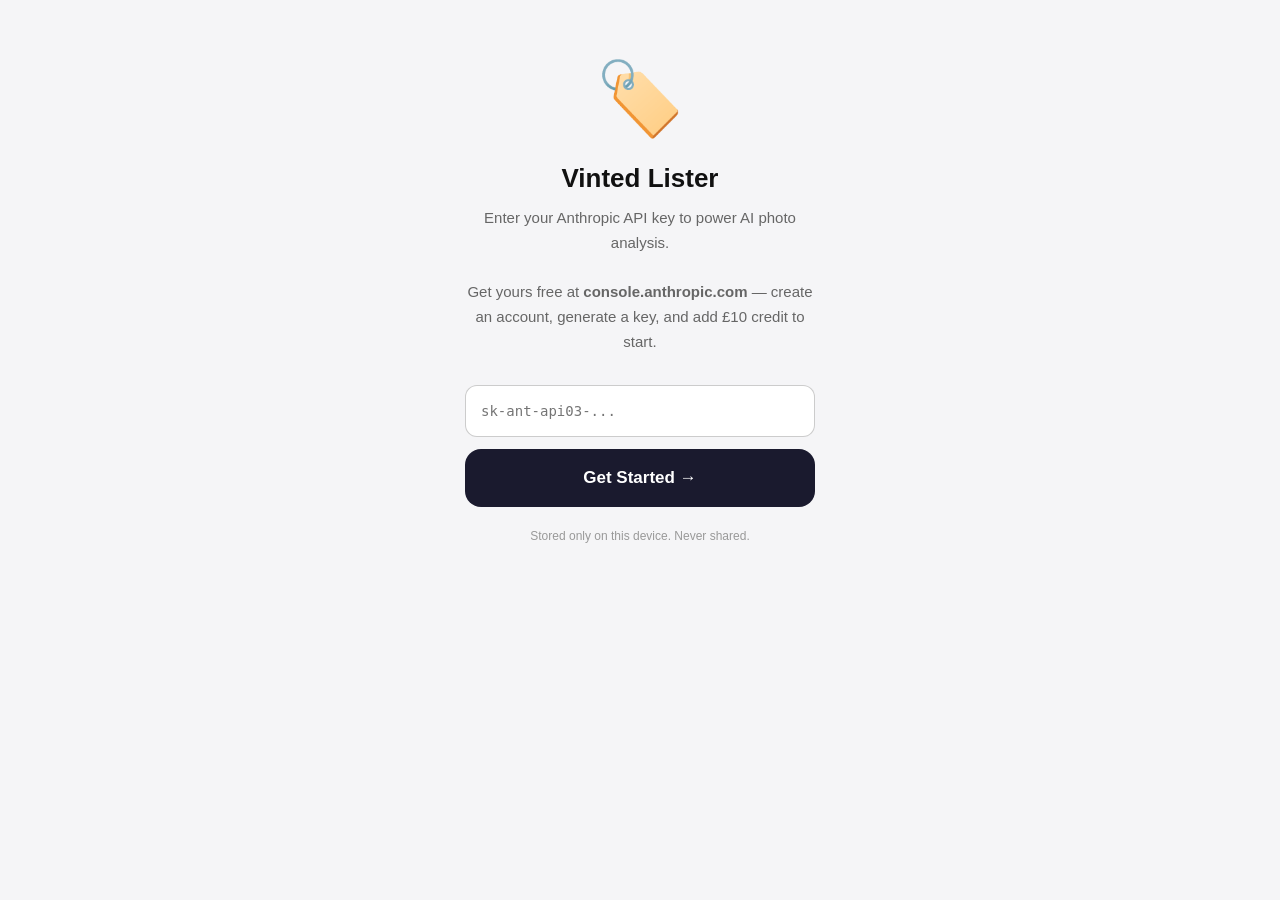
<file: code.html>
<!DOCTYPE html>

<html lang="en">
<head>
<meta charset="UTF-8">
<meta name="viewport" content="width=device-width, initial-scale=1.0, maximum-scale=1.0, user-scalable=no">
<meta name="apple-mobile-web-app-capable" content="yes">
<meta name="apple-mobile-web-app-status-bar-style" content="default">
<meta name="apple-mobile-web-app-title" content="Vinted Lister">
<title>Vinted Lister</title>
<style>
* { box-sizing: border-box; margin: 0; padding: 0; -webkit-tap-highlight-color: transparent; }
:root {
  --bg: #f5f5f7; --surface: #ffffff; --surface2: #f0f0f0;
  --text: #111111; --text2: #666666; --text3: #999999;
  --border: rgba(0,0,0,0.1); --border2: rgba(0,0,0,0.2);
  --navy: #1a1a2e; --teal: #0F6E56; --blue: #185FA5;
  --amber: #854F0B; --red: #A32D2D; --gray: #5F5E5A;
  --radius: 16px; --radius-sm: 12px;
}
@media (prefers-color-scheme: dark) {
  :root {
    --bg: #1c1c1e; --surface: #2c2c2e; --surface2: #3a3a3c;
    --text: #ffffff; --text2: #ababab; --text3: #6e6e73;
    --border: rgba(255,255,255,0.1); --border2: rgba(255,255,255,0.2);
  }
}
body { font-family: -apple-system, BlinkMacSystemFont, 'SF Pro Display', 'Segoe UI', sans-serif; background: var(--bg); min-height: 100vh; min-height: -webkit-fill-available; }
.app { max-width: 430px; margin: 0 auto; min-height: 100vh; background: var(--bg); position: relative; overflow-x: hidden; }
.screen { display: none; flex-direction: column; min-height: 100vh; }
.screen.active { display: flex; }
.header { background: var(--surface); padding: 52px 20px 14px; border-bottom: 0.5px solid var(--border); display: flex; align-items: center; gap: 12px; position: sticky; top: 0; z-index: 10; }
.header-back { width: 44px; height: 44px; border-radius: 50%; background: var(--surface2); border: none; cursor: pointer; display: flex; align-items: center; justify-content: center; font-size: 20px; flex-shrink: 0; color: var(--text); }
.header h1 { font-size: 20px; font-weight: 700; color: var(--text); }
.header-sub { font-size: 13px; color: var(--text2); margin-top: 1px; }
.content { flex: 1; padding: 16px; overflow-y: auto; -webkit-overflow-scrolling: touch; }
.btn { width: 100%; padding: 19px; border: none; border-radius: var(--radius); font-size: 17px; font-weight: 600; cursor: pointer; margin-bottom: 10px; transition: opacity 0.15s, transform 0.1s; display: flex; align-items: center; justify-content: center; gap: 8px; font-family: inherit; }
.btn:active { opacity: 0.8; transform: scale(0.98); }
.btn-primary { background: var(--navy); color: #fff; }
.btn-teal    { background: var(--teal); color: #fff; }
.btn-blue    { background: var(--blue); color: #fff; }
.btn-outline { background: var(--surface); color: var(--text); border: 1.5px solid var(--border2); }
.btn-danger  { background: var(--surface); color: var(--red); border: 1.5px solid var(--red); }
.btn:disabled { opacity: 0.4; cursor: not-allowed; transform: none; }
.btn-small { padding: 9px 14px; border-radius: 10px; border: 1px solid var(--border2); background: var(--surface2); font-size: 13px; cursor: pointer; color: var(--text2); font-family: inherit; }
.fab { position: fixed; bottom: 0; left: 50%; transform: translateX(-50%); width: 100%; max-width: 430px; padding: 12px 16px 32px; background: linear-gradient(to top, var(--bg) 80%, transparent); z-index: 20; }
.badge { display: inline-flex; align-items: center; gap: 5px; padding: 5px 11px; border-radius: 20px; font-size: 12px; font-weight: 700; }
.badge-photos   { background: #dbeafe; color: #1e40af; }
.badge-analysed { background: #dcfce7; color: #166534; }
.badge-listed   { background: #d1fae5; color: #065f46; }
.badge-sold     { background: #fef3c7; color: #92400e; }
.badge-archived { background: #f3f4f6; color: #374151; }
.filter-scroll { overflow-x: auto; display: flex; gap: 8px; padding: 14px 16px 2px; scrollbar-width: none; }
.filter-scroll::-webkit-scrollbar { display: none; }
.tab { padding: 8px 16px; border-radius: 20px; border: 1.5px solid var(--border2); background: var(--surface); font-size: 13px; font-weight: 600; cursor: pointer; white-space: nowrap; color: var(--text2); flex-shrink: 0; font-family: inherit; }
.tab.active { background: var(--navy); color: #fff; border-color: var(--navy); }
.storage-bar-wrap { margin: 10px 16px 0; background: var(--surface); border-radius: 10px; padding: 10px 14px; border: 0.5px solid var(--border); }
.storage-bar-label { display: flex; justify-content: space-between; font-size: 12px; color: var(--text3); margin-bottom: 6px; font-weight: 600; }
.storage-bar-track { height: 5px; background: var(--surface2); border-radius: 4px; overflow: hidden; }
.storage-bar-fill { height: 100%; border-radius: 4px; background: var(--teal); transition: width 0.4s; }
.storage-bar-fill.warn   { background: var(--amber); }
.storage-bar-fill.danger { background: var(--red); }
.item-card { background: var(--surface); border-radius: var(--radius); border: 0.5px solid var(--border); padding: 14px; margin-bottom: 10px; cursor: pointer; display: flex; gap: 14px; align-items: center; -webkit-user-select: none; }
.item-card:active { background: var(--surface2); }
.item-thumb { width: 68px; height: 68px; border-radius: 10px; background: var(--surface2); flex-shrink: 0; display: flex; align-items: center; justify-content: center; font-size: 28px; overflow: hidden; }
.item-thumb img { width: 100%; height: 100%; object-fit: cover; }
.item-info { flex: 1; min-width: 0; }
.item-title { font-size: 16px; font-weight: 600; color: var(--text); margin-bottom: 3px; white-space: nowrap; overflow: hidden; text-overflow: ellipsis; }
.item-meta  { font-size: 13px; color: var(--text2); margin-bottom: 7px; }
.chevron { color: var(--text3); font-size: 20px; }
.photo-grid { display: grid; grid-template-columns: 1fr 1fr; gap: 10px; margin-bottom: 16px; }
.photo-slot { aspect-ratio: 1; border-radius: var(--radius-sm); border: 2px dashed var(--border2); display: flex; flex-direction: column; align-items: center; justify-content: center; cursor: pointer; position: relative; overflow: hidden; background: var(--surface2); }
.photo-slot img { width: 100%; height: 100%; object-fit: cover; }
.photo-slot .slot-icon  { font-size: 30px; }
.photo-slot .slot-label { font-size: 12px; color: var(--text3); margin-top: 4px; font-weight: 500; }
.photo-slot .remove-btn { position: absolute; top: 7px; right: 7px; width: 28px; height: 28px; background: rgba(0,0,0,0.65); border-radius: 50%; border: none; color: #fff; font-size: 14px; cursor: pointer; display: flex; align-items: center; justify-content: center; z-index: 2; }
.section-title { font-size: 12px; font-weight: 700; color: var(--text3); text-transform: uppercase; letter-spacing: 0.8px; margin: 20px 0 10px; }
.field { background: var(--surface); border-radius: var(--radius-sm); border: 0.5px solid var(--border); padding: 13px 15px; margin-bottom: 8px; }
.field label { font-size: 12px; font-weight: 700; color: var(--text3); text-transform: uppercase; letter-spacing: 0.5px; display: block; margin-bottom: 5px; }
.field input, .field textarea, .field select { width: 100%; border: none; background: transparent; font-size: 16px; color: var(--text); outline: none; font-family: inherit; resize: none; -webkit-appearance: none; }
.field textarea { min-height: 90px; line-height: 1.5; }
.status-grid { display: grid; grid-template-columns: 1fr 1fr; gap: 8px; margin-bottom: 8px; }
.status-btn { padding: 15px 10px; border-radius: var(--radius-sm); border: 1.5px solid var(--border2); background: var(--surface); font-size: 14px; font-weight: 600; cursor: pointer; text-align: center; color: var(--text2); font-family: inherit; }
.status-btn.current { border-width: 2.5px; }
.sb-listed   { border-color: var(--teal);  color: var(--teal); }
.sb-sold     { border-color: var(--amber); color: var(--amber); }
.sb-archived { border-color: var(--gray);  color: var(--gray); }
.sb-photos   { border-color: var(--blue);  color: var(--blue); }
.sb-analysed { border-color: #166634;      color: #166634; }
.copy-card { background: var(--surface); border-radius: 20px; padding: 28px 22px; margin-bottom: 18px; border: 0.5px solid var(--border); }
.copy-label { font-size: 12px; font-weight: 700; color: var(--text3); text-transform: uppercase; letter-spacing: 0.8px; margin-bottom: 12px; }
.copy-value { font-size: 22px; font-weight: 600; color: var(--text); line-height: 1.35; }
.copy-value.long { font-size: 16px; line-height: 1.6; }
.dots { display: flex; gap: 7px; justify-content: center; margin-bottom: 22px; }
.dot { width: 8px; height: 8px; border-radius: 50%; background: var(--border2); transition: background 0.2s; }
.dot.active { background: var(--navy); }
.copied-msg { text-align: center; font-size: 14px; color: var(--teal); font-weight: 700; margin-bottom: 10px; opacity: 0; transition: opacity 0.25s; }
.modal-overlay { position: fixed; inset: 0; background: rgba(0,0,0,0.5); display: flex; align-items: flex-end; justify-content: center; z-index: 100; padding: 20px; }
.modal { background: var(--surface); border-radius: 20px; padding: 28px 20px 20px; width: 100%; max-width: 430px; }
.modal h3 { font-size: 20px; font-weight: 700; margin-bottom: 8px; color: var(--text); }
.modal p  { font-size: 15px; color: var(--text2); margin-bottom: 22px; line-height: 1.5; }
.spinner-wrap { display: flex; flex-direction: column; align-items: center; padding: 40px 20px; text-align: center; }
.spinner { width: 44px; height: 44px; border: 4px solid var(--border); border-top-color: var(--navy); border-radius: 50%; animation: spin 0.8s linear infinite; margin-bottom: 18px; }
@keyframes spin { to { transform: rotate(360deg); } }
.empty { text-align: center; padding: 70px 20px; }
.empty .icon { font-size: 56px; margin-bottom: 14px; }
.empty h2 { font-size: 20px; font-weight: 700; color: var(--text); margin-bottom: 8px; }
.empty p  { font-size: 15px; color: var(--text2); line-height: 1.5; }
.api-wrap  { padding: 40px 24px; display: flex; flex-direction: column; align-items: center; text-align: center; }
.api-icon  { font-size: 72px; margin-bottom: 22px; }
.api-title { font-size: 26px; font-weight: 800; color: var(--text); margin-bottom: 12px; }
.api-desc  { font-size: 15px; color: var(--text2); line-height: 1.65; margin-bottom: 30px; }
.api-input { width: 100%; padding: 17px 15px; border-radius: var(--radius-sm); border: 1.5px solid var(--border2); font-size: 14px; font-family: monospace; outline: none; background: var(--surface); color: var(--text); margin-bottom: 12px; }
.api-input:focus { border-color: var(--navy); }
.api-note  { font-size: 12px; color: var(--text3); margin-top: 10px; line-height: 1.5; }
input[type="file"] { display: none; }
</style>
</head>
<body>
<div class="app">

<!-- API KEY -->

<div class="screen active" id="screen-apikey">
  <div class="content">
    <div class="api-wrap">
      <div class="api-icon">🏷️</div>
      <div class="api-title">Vinted Lister</div>
      <div class="api-desc">Enter your Anthropic API key to power AI photo analysis.<br><br>Get yours free at <strong>console.anthropic.com</strong> — create an account, generate a key, and add £10 credit to start.</div>
      <input class="api-input" id="api-key-input" type="password" placeholder="sk-ant-api03-..." autocomplete="off" />
      <button class="btn btn-primary" onclick="saveApiKey()">Get Started →</button>
      <div class="api-note">Stored only on this device. Never shared.</div>
    </div>
  </div>
</div>

<!-- HOME -->

<div class="screen" id="screen-home">
  <div class="header">
    <div style="flex:1"><h1>Vinted Lister</h1></div>
    <button class="btn-small" onclick="showScreen('screen-apikey')">⚙️ API Key</button>
  </div>
  <div class="filter-scroll">
    <button class="tab active" onclick="setFilter('all',this)">All</button>
    <button class="tab" onclick="setFilter('photos',this)">📷 Photos</button>
    <button class="tab" onclick="setFilter('analysed',this)">🔍 Analysed</button>
    <button class="tab" onclick="setFilter('listed',this)">📋 Listed</button>
    <button class="tab" onclick="setFilter('sold',this)">✅ Sold</button>
    <button class="tab" onclick="setFilter('archived',this)">🗄️ Archived</button>
  </div>
  <div class="storage-bar-wrap">
    <div class="storage-bar-label"><span>Storage used</span><span id="storage-label">Calculating…</span></div>
    <div class="storage-bar-track"><div class="storage-bar-fill" id="storage-fill" style="width:0%"></div></div>
  </div>
  <div class="content" style="padding-bottom:100px;"><div id="item-list"></div></div>
  <div class="fab"><button class="btn btn-primary" onclick="startNewItem()" style="font-size:18px;font-weight:700;">＋ &nbsp;New Item</button></div>
</div>

<!-- ADD PHOTOS -->

<div class="screen" id="screen-addphotos">
  <div class="header">
    <button class="header-back" onclick="goHome()">←</button>
    <div><h1>Add Photos</h1><div class="header-sub">Tap each slot to add a photo</div></div>
  </div>
  <div class="content">
    <div class="photo-grid">
      <div class="photo-slot" id="slot-0" onclick="triggerPhoto(0)"><div class="slot-icon">📷</div><div class="slot-label">Photo 1</div></div>
      <div class="photo-slot" id="slot-1" onclick="triggerPhoto(1)"><div class="slot-icon">📷</div><div class="slot-label">Photo 2</div></div>
      <div class="photo-slot" id="slot-2" onclick="triggerPhoto(2)"><div class="slot-icon">＋</div><div class="slot-label">Photo 3</div></div>
      <div class="photo-slot" id="slot-3" onclick="triggerPhoto(3)"><div class="slot-icon">＋</div><div class="slot-label">Photo 4</div></div>
    </div>
    <div id="photo-msg" style="text-align:center;color:var(--text3);font-size:14px;margin-bottom:20px;font-weight:500;">Add at least 1 photo to continue</div>
    <input type="file" id="photo-input" accept="image/*" onchange="handlePhoto(event)" />
    <button class="btn btn-teal" id="save-photos-btn" onclick="savePhotos()" disabled>Save Photos →</button>
    <button class="btn btn-outline" onclick="goHome()">Cancel</button>
  </div>
</div>

<!-- ITEM DETAIL -->

<div class="screen" id="screen-detail">
  <div class="header">
    <button class="header-back" onclick="goHome()">←</button>
    <div style="flex:1;min-width:0;">
      <h1 id="detail-heading" style="white-space:nowrap;overflow:hidden;text-overflow:ellipsis;">Item</h1>
      <div id="detail-badge-wrap"></div>
    </div>
  </div>
  <div class="content" style="padding-bottom:30px;">
    <div class="section-title">Photos</div>
    <div class="photo-grid" id="detail-photos"></div>

```
<div id="state-photos">
  <button class="btn btn-primary" onclick="analyseItem()">🔍 &nbsp;Analyse with AI</button>
  <button class="btn btn-outline" onclick="openReplacePhotos()">Replace Photos</button>
</div>

<div id="state-analysed" style="display:none;">
  <div class="section-title">Listing Details</div>
  <div class="field"><label>Title</label><input id="f-title" type="text" oninput="markDirty()" /></div>
  <div class="field"><label>Category</label><input id="f-category" type="text" oninput="markDirty()" /></div>
  <div class="field"><label>Brand</label><input id="f-brand" type="text" oninput="markDirty()" /></div>
  <div class="field"><label>Condition</label>
    <select id="f-condition" onchange="markDirty()">
      <option>New with tags</option><option>Like new</option><option>Good</option><option>Fair</option><option>Poor</option>
    </select>
  </div>
  <div class="field"><label>Description</label><textarea id="f-description" oninput="markDirty()"></textarea></div>
  <div class="field"><label>Price (£)</label><input id="f-price" type="number" oninput="markDirty()" /></div>
  <button class="btn btn-outline" id="save-edits-btn" onclick="saveEdits()" style="display:none;">💾 &nbsp;Save Changes</button>
  <div class="section-title">Actions</div>
  <button class="btn btn-teal" onclick="downloadPhotos()">⬇️ &nbsp;Download Photos to Gallery</button>
  <button class="btn btn-blue" onclick="startCopyFlow()">📋 &nbsp;Copy & Go to Vinted</button>
  <button class="btn btn-outline" onclick="openReplacePhotos()">Replace Photos</button>
</div>

<div class="section-title">Status</div>
<div class="status-grid">
  <button class="status-btn sb-photos"   id="sb-photos"   onclick="handleSetStatus('photos')">📷 Photos</button>
  <button class="status-btn sb-analysed" id="sb-analysed" onclick="handleSetStatus('analysed')">🔍 Analysed</button>
</div>
<div class="status-grid">
  <button class="status-btn sb-listed" id="sb-listed" onclick="handleSetStatus('listed')">📋 Mark Listed</button>
  <button class="status-btn sb-sold"   id="sb-sold"   onclick="handleSetStatus('sold')">✅ Mark Sold</button>
</div>
<button class="status-btn sb-archived" style="width:100%;margin-bottom:8px;" id="sb-archived" onclick="handleSetStatus('archived')">🗄️ Archive</button>
<div style="margin-top:18px;">
  <button class="btn btn-danger" onclick="deleteItem()">🗑️ &nbsp;Delete Item</button>
</div>
```

  </div>
</div>

<!-- COPY FLOW -->

<div class="screen" id="screen-copy">
  <div class="header">
    <button class="header-back" onclick="showScreen('screen-detail')">←</button>
    <div><h1>Copy to Vinted</h1><div class="header-sub" id="copy-progress">Field 1 of 6</div></div>
  </div>
  <div class="content" style="display:flex;flex-direction:column;justify-content:space-between;padding-bottom:30px;">
    <div>
      <div class="dots" id="copy-dots"></div>
      <div class="copy-card">
        <div class="copy-label" id="copy-label">Title</div>
        <div class="copy-value" id="copy-value">—</div>
      </div>
      <div class="copied-msg" id="copied-msg">✓ Copied to clipboard!</div>
    </div>
    <div>
      <button class="btn btn-primary" id="btn-copy"   onclick="copyField()">Copy this field</button>
      <button class="btn btn-teal"   id="btn-next"   onclick="nextField()"  style="display:none;">Next →</button>
      <button class="btn btn-blue"   id="btn-vinted" onclick="openVinted()" style="display:none;">Open Vinted App</button>
    </div>
  </div>
</div>

<!-- MODAL: Listed? -->

<div class="modal-overlay" id="modal-listed" style="display:none;">
  <div class="modal">
    <h3>Did you list this item?</h3>
    <p>Mark it as listed so you can track it here.</p>
    <button class="btn btn-teal"    onclick="confirmListed()">✅ &nbsp;Yes — Mark as Listed</button>
    <button class="btn btn-outline" onclick="closeModal('modal-listed')">Not yet</button>
  </div>
</div>

<!-- MODAL: Drop photos -->

<div class="modal-overlay" id="modal-drop-photos" style="display:none;">
  <div class="modal">
    <h3 id="drop-title">Mark as Sold?</h3>
    <p>This will remove photos from the app to save space. Your original photos in your iPhone camera roll are not affected.</p>
    <button class="btn btn-primary" onclick="confirmDropPhotos()">Yes, remove photos</button>
    <button class="btn btn-outline" onclick="closeModal('modal-drop-photos')">Cancel</button>
  </div>
</div>

<script>
// ── IndexedDB ──────────────────────────────────────────────────────────
const DB_NAME = 'VintedListerDB', DB_VER = 1;
const S_ITEMS = 'items', S_PHOTOS = 'photos';
let db = null;

function openDB() {
  return new Promise((res, rej) => {
    const r = indexedDB.open(DB_NAME, DB_VER);
    r.onupgradeneeded = e => {
      const d = e.target.result;
      if (!d.objectStoreNames.contains(S_ITEMS))  d.createObjectStore(S_ITEMS,  { keyPath:'id' });
      if (!d.objectStoreNames.contains(S_PHOTOS)) d.createObjectStore(S_PHOTOS, { keyPath:'id' });
    };
    r.onsuccess = e => { db = e.target.result; res(); };
    r.onerror   = e => rej(e.target.error);
  });
}
const tx = (store, mode='readonly') => db.transaction(store, mode).objectStore(store);
const dbGet    = (s,k)   => new Promise((res,rej) => { const r=tx(s).get(k);    r.onsuccess=()=>res(r.result); r.onerror=()=>rej(r.error); });
const dbGetAll = (s)     => new Promise((res,rej) => { const r=tx(s).getAll();  r.onsuccess=()=>res(r.result); r.onerror=()=>rej(r.error); });
const dbPut    = (s,v)   => new Promise((res,rej) => { const r=tx(s,'readwrite').put(v);    r.onsuccess=()=>res(); r.onerror=()=>rej(r.error); });
const dbDelete = (s,k)   => new Promise((res,rej) => { const r=tx(s,'readwrite').delete(k); r.onsuccess=()=>res(); r.onerror=()=>rej(r.error); });

// ── State ──────────────────────────────────────────────────────────────
let items=[], currentItem=null, filter='all';
let pendingSlot=0, pendingPhotos=[null,null,null,null], replacingItem=false;
let copyFields=[], copyIdx=0, dirty=false, pendingStatus=null;

// ── Storage bar ────────────────────────────────────────────────────────
async function updateStorageBar() {
  try {
    if (navigator.storage && navigator.storage.estimate) {
      const { usage=0, quota=100*1024*1024 } = await navigator.storage.estimate();
      const pct = Math.min(100, (usage/quota)*100);
      const fill = document.getElementById('storage-fill');
      fill.style.width = pct+'%';
      fill.className = 'storage-bar-fill'+(pct>80?' danger':pct>50?' warn':'');
      document.getElementById('storage-label').textContent = `${(usage/1024/1024).toFixed(1)} MB used`;
    } else {
      document.getElementById('storage-label').textContent = 'Storage OK';
      document.getElementById('storage-fill').style.width = '5%';
    }
  } catch(e) { document.getElementById('storage-label').textContent = 'Storage OK'; }
}

// ── Auto-clean old sold/archived photos (30 days) ─────────────────────
async function autoClean() {
  const cutoff = Date.now() - 30*24*60*60*1000;
  for (const item of items) {
    if (['sold','archived'].includes(item.status) && item.hasPhotos && (item.statusChangedAt||0) < cutoff) {
      await dbDelete(S_PHOTOS, item.id);
      item.hasPhotos = false;
      item.thumbnail = null;
      await dbPut(S_ITEMS, item);
    }
  }
  items = await dbGetAll(S_ITEMS);
}

// ── Nav ────────────────────────────────────────────────────────────────
function showScreen(id) {
  document.querySelectorAll('.screen').forEach(s=>s.classList.remove('active'));
  document.getElementById(id).classList.add('active');
  window.scrollTo(0,0);
}
function goHome() { renderHome(); updateStorageBar(); showScreen('screen-home'); }

// ── Init ───────────────────────────────────────────────────────────────
async function init() {
  await openDB();
  items = await dbGetAll(S_ITEMS);
  await autoClean();
  if (!localStorage.getItem('vinted_api_key')) showScreen('screen-apikey');
  else goHome();
}

// ── API Key ────────────────────────────────────────────────────────────
function saveApiKey() {
  const key = document.getElementById('api-key-input').value.trim();
  if (!key.startsWith('sk-')) { alert('Please enter a valid Anthropic API key (starts with sk-)'); return; }
  localStorage.setItem('vinted_api_key', key);
  goHome();
}

// ── Filter ─────────────────────────────────────────────────────────────
function setFilter(f, el) {
  filter = f;
  document.querySelectorAll('.tab').forEach(t=>t.classList.remove('active'));
  el.classList.add('active');
  renderHome();
}

// ── Home ───────────────────────────────────────────────────────────────
const SL = { photos:'📷 Photos taken', analysed:'🔍 Analysed', listed:'📋 Listed', sold:'✅ Sold', archived:'🗄️ Archived' };
const SB = { photos:'badge-photos', analysed:'badge-analysed', listed:'badge-listed', sold:'badge-sold', archived:'badge-archived' };

function renderHome() {
  const list = document.getElementById('item-list');
  const filtered = [...items].reverse().filter(i => filter==='all' || i.status===filter);
  if (!filtered.length) {
    list.innerHTML=`<div class="empty"><div class="icon">👗</div><h2>${filter==='all'?'No items yet':'Nothing here'}</h2><p>${filter==='all'?'Tap the button below to photograph your first item.':'No items with this status yet.'}</p></div>`;
    return;
  }
  list.innerHTML = filtered.map(item => {
    const thumb = item.thumbnail ? `<img src="${item.thumbnail}" alt="" />` : '<span>👕</span>';
    const meta  = [item.price?`£${item.price}`:'', item.brand?`· ${item.brand}`:''].filter(Boolean).join(' ');
    return `<div class="item-card" onclick="openItem('${item.id}')">
      <div class="item-thumb">${thumb}</div>
      <div class="item-info">
        <div class="item-title">${item.title||'Untitled item'}</div>
        <div class="item-meta">${meta}</div>
        <span class="badge ${SB[item.status]}">${SL[item.status]}</span>
      </div>
      <div class="chevron">›</div>
    </div>`;
  }).join('');
}

// ── Photos ─────────────────────────────────────────────────────────────
function startNewItem() {
  replacingItem = false; currentItem = null;
  pendingPhotos = [null,null,null,null];
  renderSlots(); showScreen('screen-addphotos');
}

async function openReplacePhotos() {
  replacingItem = true;
  pendingPhotos = [null,null,null,null];
  if (currentItem.hasPhotos) {
    const rec = await dbGet(S_PHOTOS, currentItem.id);
    if (rec && rec.images) rec.images.forEach((img,i) => { pendingPhotos[i]={dataUrl:img,thumbnail:null}; });
  }
  renderSlots(); showScreen('screen-addphotos');
}

function renderSlots() {
  for (let i=0;i<4;i++) {
    const slot = document.getElementById('slot-'+i);
    if (pendingPhotos[i]) {
      slot.innerHTML=`<img src="${pendingPhotos[i].dataUrl}" /><button class="remove-btn" onclick="event.stopPropagation();removeSlot(${i})">✕</button>`;
    } else {
      slot.innerHTML=`<div class="slot-icon">${i<2?'📷':'＋'}</div><div class="slot-label">Photo ${i+1}</div>`;
    }
    slot.onclick = ()=>triggerPhoto(i);
  }
  const count = pendingPhotos.filter(Boolean).length;
  document.getElementById('photo-msg').textContent = count ? `${count} photo${count>1?'s':''} ready` : 'Add at least 1 photo to continue';
  document.getElementById('save-photos-btn').disabled = count===0;
}

function removeSlot(i) { pendingPhotos[i]=null; renderSlots(); }
function triggerPhoto(i) { pendingSlot=i; document.getElementById('photo-input').click(); }

function handlePhoto(e) {
  const file = e.target.files[0]; e.target.value='';
  if (!file) return;
  const reader = new FileReader();
  reader.onload = ev => {
    compressTo(ev.target.result, 100, 0.7, thumb =>
      compressTo(ev.target.result, 1200, 0.85, medium => {
        pendingPhotos[pendingSlot] = { dataUrl: medium, thumbnail: thumb };
        renderSlots();
      })
    );
  };
  reader.readAsDataURL(file);
}

function compressTo(dataUrl, maxW, quality, cb) {
  const img = new Image();
  img.onload = () => {
    const scale = Math.min(1, maxW/img.width);
    const c = document.createElement('canvas');
    c.width=img.width*scale; c.height=img.height*scale;
    c.getContext('2d').drawImage(img,0,0,c.width,c.height);
    cb(c.toDataURL('image/jpeg', quality));
  };
  img.src = dataUrl;
}

async function savePhotos() {
  const photos = pendingPhotos.filter(Boolean);
  if (!photos.length) return;
  const thumbnail = photos[0].thumbnail;
  const images    = photos.map(p=>p.dataUrl);

  if (replacingItem && currentItem) {
    currentItem.thumbnail=thumbnail; currentItem.hasPhotos=true;
    await dbPut(S_PHOTOS, {id:currentItem.id, images});
    await dbPut(S_ITEMS, currentItem);
    items = await dbGetAll(S_ITEMS);
    currentItem = items.find(i=>i.id===currentItem.id);
    await renderDetail(); showScreen('screen-detail');
    return;
  }
  const id = 'item_'+Date.now();
  const item = { id, status:'photos', thumbnail, hasPhotos:true, title:'', category:'', brand:'', condition:'', description:'', price:'', createdAt:Date.now() };
  await dbPut(S_ITEMS, item);
  await dbPut(S_PHOTOS, {id, images});
  items = await dbGetAll(S_ITEMS);
  goHome();
}

// ── Detail ─────────────────────────────────────────────────────────────
async function openItem(id) {
  currentItem = items.find(i=>i.id===id);
  if (!currentItem) return;
  dirty=false; await renderDetail(); showScreen('screen-detail');
}

async function renderDetail() {
  const item = currentItem;
  document.getElementById('detail-heading').textContent = item.title||'Untitled item';
  document.getElementById('detail-badge-wrap').innerHTML = `<span class="badge ${SB[item.status]}">${SL[item.status]}</span>`;

  const grid = document.getElementById('detail-photos');
  if (item.hasPhotos) {
    const rec = await dbGet(S_PHOTOS, item.id);
    grid.innerHTML = rec && rec.images
      ? rec.images.map(p=>`<div style="aspect-ratio:1;border-radius:var(--radius-sm);overflow:hidden;background:var(--surface2);"><img src="${p}" style="width:100%;height:100%;object-fit:cover;" /></div>`).join('')
      : '<p style="font-size:13px;color:var(--text3);grid-column:span 2;">Photos not found.</p>';
  } else {
    grid.innerHTML = '<p style="font-size:13px;color:var(--text3);grid-column:span 2;">Photos removed to save space.</p>';
  }

  const analysed = ['analysed','listed','sold','archived'].includes(item.status);
  document.getElementById('state-photos').style.display    = analysed ? 'none'  : 'block';
  document.getElementById('state-analysed').style.display  = analysed ? 'block' : 'none';
  if (analysed) {
    document.getElementById('f-title').value       = item.title||'';
    document.getElementById('f-category').value    = item.category||'';
    document.getElementById('f-brand').value        = item.brand||'';
    document.getElementById('f-condition').value   = item.condition||'Good';
    document.getElementById('f-description').value = item.description||'';
    document.getElementById('f-price').value       = item.price||'';
    document.getElementById('save-edits-btn').style.display = 'none';
  }
  ['photos','analysed','listed','sold','archived'].forEach(s => {
    const b=document.getElementById('sb-'+s); if(b) b.classList.toggle('current', item.status===s);
  });
}

// ── Analysis ───────────────────────────────────────────────────────────
async function analyseItem() {
  const key = localStorage.getItem('vinted_api_key')||'';
  if (!key) { alert('Please add your API key first.'); showScreen('screen-apikey'); return; }

  document.getElementById('state-photos').innerHTML=`
    <div class="spinner-wrap">
      <div class="spinner"></div>
      <p style="font-size:16px;font-weight:600;color:var(--text);">Analysing photos…</p>
      <p style="font-size:13px;color:var(--text2);margin-top:6px;">Usually takes 10–15 seconds</p>
    </div>`;

  const rec = currentItem.hasPhotos ? await dbGet(S_PHOTOS, currentItem.id) : null;
  const images = rec && rec.images ? rec.images.slice(0,2) : [];
  if (!images.length) { alert('No photos found.'); await renderDetail(); return; }

  const prompt = `Analyse these photos of a second-hand item for a Vinted listing. Return ONLY valid JSON, no markdown, no explanation:
{"title":"concise listing title max 50 chars","category":"specific clothing or item category","brand":"brand name or Unknown","condition":"New with tags|Like new|Good|Fair|Poor","description":"2-3 sentences describing the item for a Vinted buyer in English","price":numeric_GBP_price}`;

  try {
    const res = await fetch('https://api.anthropic.com/v1/messages', {
      method:'POST',
      headers:{ 'Content-Type':'application/json','x-api-key':key,'anthropic-version':'2023-06-01','anthropic-dangerous-direct-browser-access':'true' },
      body: JSON.stringify({
        model:'claude-opus-4-5', max_tokens:600,
        messages:[{ role:'user', content:[
          ...images.map(p=>({ type:'image', source:{ type:'base64', media_type:'image/jpeg', data:p.replace(/^data:image\/\w+;base64,/,'') }})),
          { type:'text', text:prompt }
        ]}]
      })
    });
    const data = await res.json();
    if (data.error) throw new Error(data.error.message);
    const json = JSON.parse(data.content[0].text.trim().replace(/```json|```/g,'').trim());
    Object.assign(currentItem, { title:json.title||'', category:json.category||'', brand:json.brand||'', condition:json.condition||'Good', description:json.description||'', price:json.price||'', status:'analysed' });
    await dbPut(S_ITEMS, currentItem);
    items = await dbGetAll(S_ITEMS);
    currentItem = items.find(i=>i.id===currentItem.id);
    await renderDetail();
  } catch(err) {
    document.getElementById('state-photos').innerHTML=`
      <div style="padding:20px;text-align:center;">
        <p style="color:var(--red);margin-bottom:16px;font-size:15px;">Analysis failed: ${err.message}</p>
        <button class="btn btn-primary" onclick="renderDetail()">Try Again</button>
      </div>`;
  }
}

// ── Editing ────────────────────────────────────────────────────────────
function markDirty() { dirty=true; document.getElementById('save-edits-btn').style.display='flex'; }

async function saveEdits() {
  Object.assign(currentItem, {
    title:document.getElementById('f-title').value,
    category:document.getElementById('f-category').value,
    brand:document.getElementById('f-brand').value,
    condition:document.getElementById('f-condition').value,
    description:document.getElementById('f-description').value,
    price:document.getElementById('f-price').value,
  });
  await dbPut(S_ITEMS, currentItem);
  items = await dbGetAll(S_ITEMS);
  dirty=false;
  document.getElementById('save-edits-btn').style.display='none';
  document.getElementById('detail-heading').textContent = currentItem.title||'Untitled item';
}

// ── Status ─────────────────────────────────────────────────────────────
function handleSetStatus(s) {
  if (['sold','archived'].includes(s) && currentItem.hasPhotos) {
    pendingStatus = s;
    document.getElementById('drop-title').textContent = `Mark as ${s==='sold'?'Sold':'Archived'}?`;
    document.getElementById('modal-drop-photos').style.display='flex';
  } else { setStatus(s); }
}

async function confirmDropPhotos() {
  closeModal('modal-drop-photos');
  await dbDelete(S_PHOTOS, currentItem.id);
  currentItem.hasPhotos=false; currentItem.thumbnail=null;
  await setStatus(pendingStatus);
  pendingStatus=null;
}

async function setStatus(s) {
  currentItem.status=s; currentItem.statusChangedAt=Date.now();
  await dbPut(S_ITEMS, currentItem);
  items = await dbGetAll(S_ITEMS);
  currentItem = items.find(i=>i.id===currentItem.id);
  await renderDetail(); updateStorageBar();
}

// ── Delete ─────────────────────────────────────────────────────────────
async function deleteItem() {
  if (!confirm('Delete this item? This cannot be undone.')) return;
  await dbDelete(S_ITEMS, currentItem.id);
  await dbDelete(S_PHOTOS, currentItem.id);
  items = await dbGetAll(S_ITEMS);
  goHome();
}

// ── Download ───────────────────────────────────────────────────────────
async function downloadPhotos() {
  if (!currentItem.hasPhotos) { alert('No photos stored for this item.'); return; }
  const rec = await dbGet(S_PHOTOS, currentItem.id);
  if (!rec || !rec.images || !rec.images.length) { alert('No photos found.'); return; }
  rec.images.forEach((photo,i) => {
    const a=document.createElement('a');
    a.href=photo; a.download=`vinted_${currentItem.id}_${i+1}.jpg`;
    document.body.appendChild(a); a.click(); document.body.removeChild(a);
  });
  setTimeout(()=>alert('Photos downloading!\n\nOn iPhone: tap & hold each image in Safari downloads to save to your Photos library.'),300);
}

// ── Copy flow ──────────────────────────────────────────────────────────
function startCopyFlow() {
  const it=currentItem;
  copyFields=[
    {label:'Title',       value:it.title||''},
    {label:'Category',    value:it.category||''},
    {label:'Brand',       value:it.brand||''},
    {label:'Condition',   value:it.condition||''},
    {label:'Description', value:it.description||''},
    {label:'Price (£)',   value:it.price?`£${it.price}`:''},
  ];
  copyIdx=0; renderCopyField(); showScreen('screen-copy');
}

function renderCopyField() {
  const f=copyFields[copyIdx];
  document.getElementById('copy-progress').textContent=`Field ${copyIdx+1} of ${copyFields.length}`;
  document.getElementById('copy-label').textContent=f.label;
  const v=document.getElementById('copy-value');
  v.textContent=f.value||'—'; v.className='copy-value'+(f.value.length>60?' long':'');
  document.getElementById('copy-dots').innerHTML=copyFields.map((_,i)=>`<div class="dot${i<=copyIdx?' active':''}"></div>`).join('');
  document.getElementById('btn-copy').style.display='flex';
  document.getElementById('btn-next').style.display='none';
  document.getElementById('btn-vinted').style.display='none';
  document.getElementById('copied-msg').style.opacity='0';
}

function copyField() {
  const val=copyFields[copyIdx].value;
  const isLast=copyIdx===copyFields.length-1;
  navigator.clipboard.writeText(val).catch(()=>{ const ta=document.createElement('textarea'); ta.value=val; document.body.appendChild(ta); ta.select(); document.execCommand('copy'); document.body.removeChild(ta); });
  document.getElementById('copied-msg').style.opacity='1';
  document.getElementById('btn-copy').style.display='none';
  document.getElementById(isLast?'btn-vinted':'btn-next').style.display='flex';
}

function nextField() { copyIdx++; renderCopyField(); }

function openVinted() {
  window.open('https://www.vinted.co.uk/sell','_blank');
  setTimeout(()=>{ document.getElementById('modal-listed').style.display='flex'; },600);
}

async function confirmListed() {
  await setStatus('listed');
  closeModal('modal-listed');
  goHome();
}

function closeModal(id) {
  document.getElementById(id).style.display='none';
  if (id==='modal-listed') showScreen('screen-detail');
}

init();
</script>

</div>
</body>
</html>
</file>
